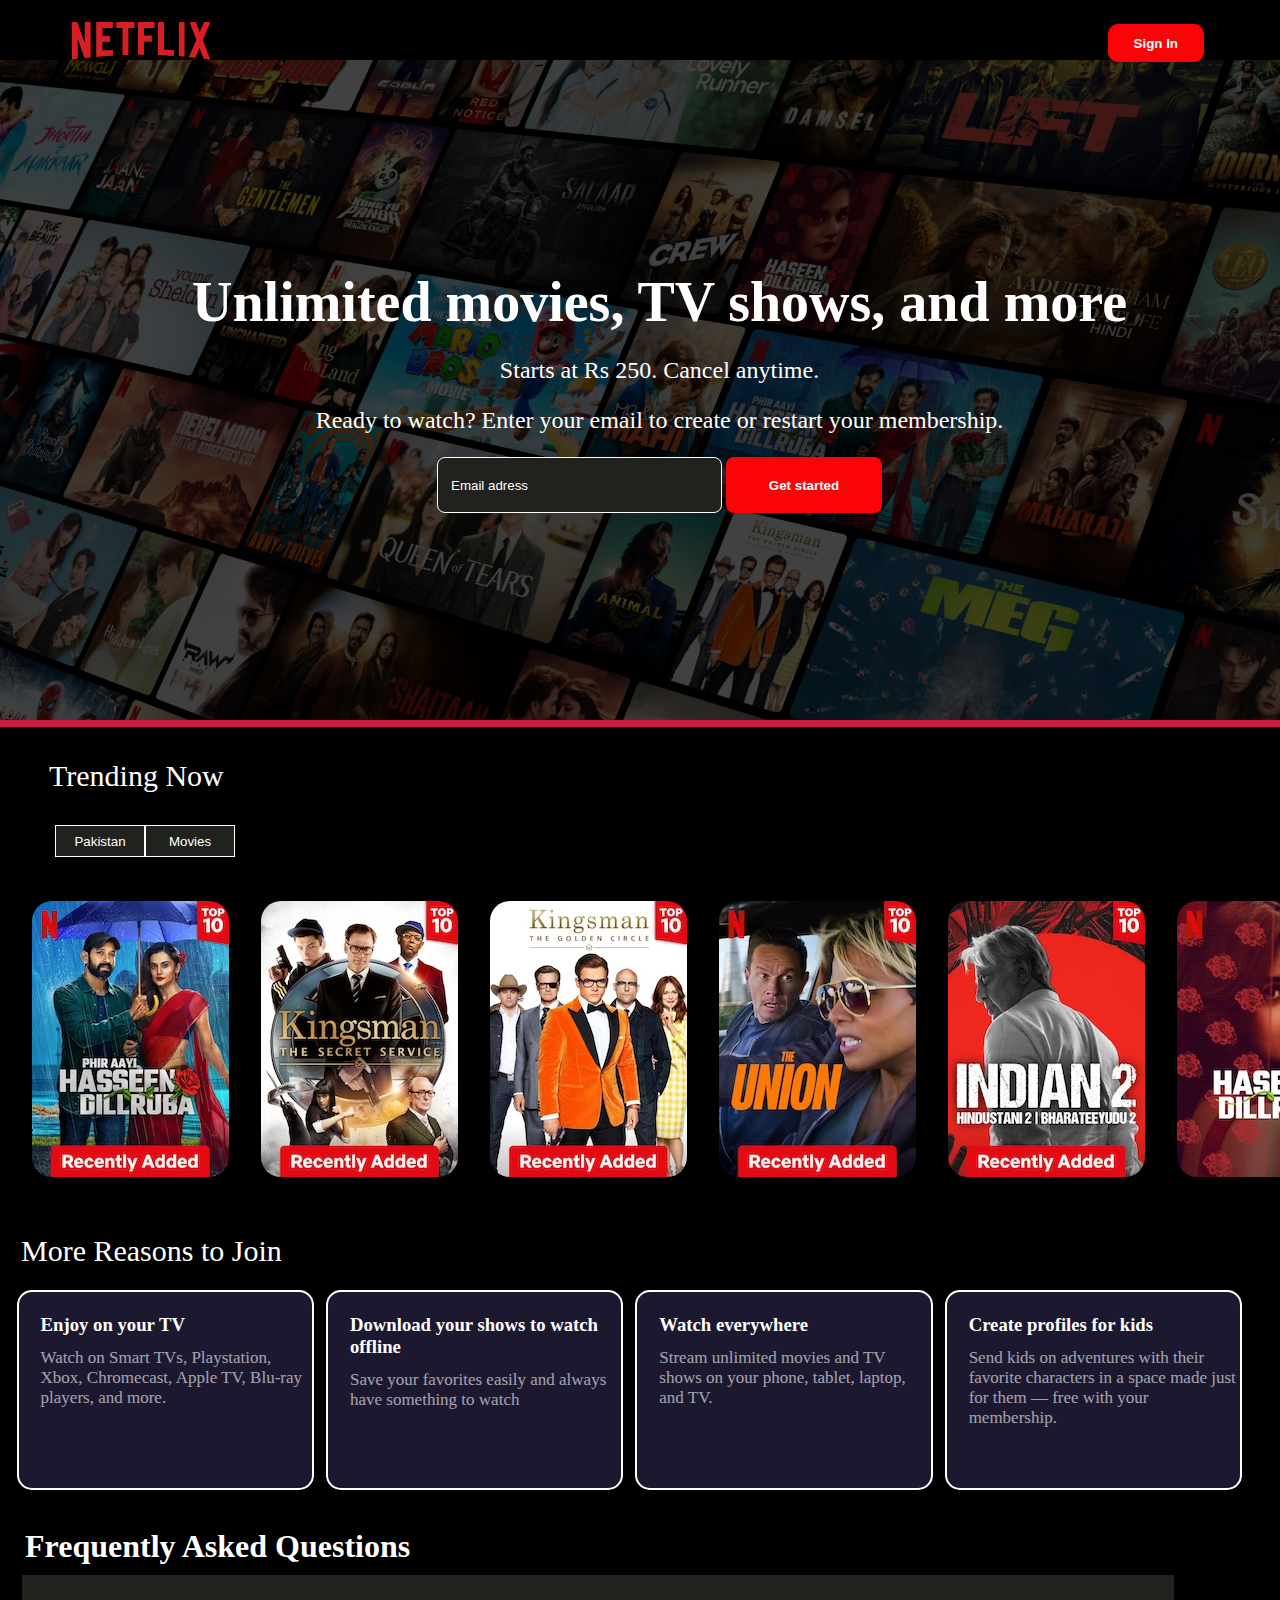
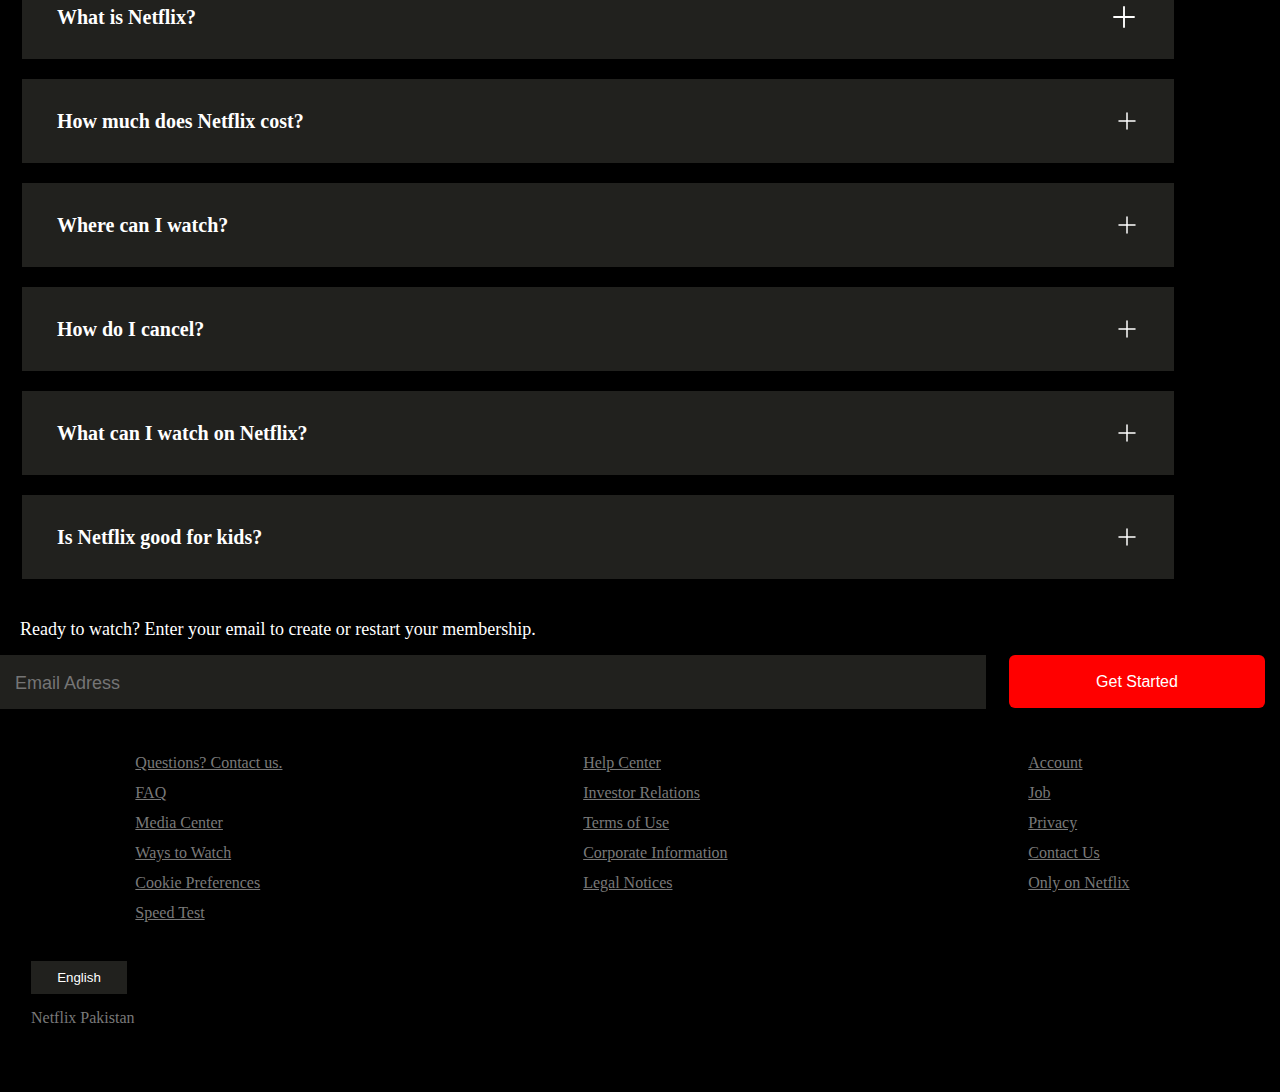
<file: Original Netflix/index.html>
<!DOCTYPE html>
<html lang="en">
<head>
    <meta charset="UTF-8">
    <meta name="viewport" content="width=device-width, initial-scale=1.0">
    <title>Netflix Pakistan - Watch TV Shows Online, Watch Movies Online</title>
    <link rel="stylesheet" href="style.css">
</head>
<body>
    <section class="main">
        <nav>
            <div class="logo">
            <span><img src="logo.png" alt=""></span>
            </div>
            <div >
            <button class="sin">Sign In</button>
            </div>
        </nav>

        <div class="backgroundimg">

        </div>

        <div class="text">
                <span>Unlimited movies, TV shows, and more</span>
                <span>Starts at Rs 250. Cancel anytime.</span>
                <span>Ready to watch? Enter your email to create or restart your membership.</span>
        
            <div class="button2">
                <input type="Email Adress" placeholder="Email adress"> 
                <button>Get started</button>
            </div>
        </div>
        
    </section>

    <div class="seperation">

    </div>

    <section class="twosec">
        <div class="s2text">
            <p>Trending Now</p>
        </div>

        <div class="s2boxes">
            <button>Pakistan</button>
            <button>Movies</button>
        </div>

        <div class="pics">
            <ul>
                <li class="s2img"><img src="pic1.webp" alt=""></li>
                <li class="s2img"><img src="pic2.webp" alt=""></li>
                <li class="s2img"><img src="pic3.webp" alt=""></li>
                <li class="s2img"><img src="pic4.webp" alt=""></li>
                <li class="s2img"><img src="pic5.webp" alt=""></li>
                <li class="s2img"><img src="pic6.webp" alt=""></li>
                <li class="s2img"><img src="pic7.webp" alt=""></li>
                <li class="s2img"><img src="pic8.webp" alt=""></li>
                <li class="s2img"><img src="pic9.webp" alt=""></li>
                <li class="s2img"><img src="pic10.webp" alt=""></li>
            </ul>
        </div>
    </section>
        
    <div class="threesec">
        <div class="s2text2 ">
            <p>More Reasons to Join</p>
        </div>
        
        <div class="s2dboxes"style="display: flex; margin-left: 1.6em;margin-right: 2em;margin-bottom: 2em;" >
        
            <div class="s2boxes1 ">
            <h3>Enjoy on your TV</h3>
            <p>Watch on Smart TVs, Playstation, Xbox, Chromecast, Apple TV, Blu-ray players, and    more.</p>
        </div>
        <div class="s2boxes2 ">
            <h3>Download your shows to watch offline</h3>
            <p>Save your favorites easily and always have something to watch</p>
        </div>
        <div class="s2boxes3 ">
            <h3>Watch everywhere</h3>
            <p>Stream unlimited movies and TV shows on your phone, tablet, laptop, and TV.</p>
        </div>
        <div class="s2boxes4 ">
            <h3>Create profiles for kids</h3>
            <p>Send kids on adventures with their favorite characters in a space made just for them — free with your membership.</p>
        </div>
        </div>

        <div class="section3">
            <div class="faqs">
                <h1>Frequently Asked Questions</h1>
                <ul>
                    <li>What is Netflix? <svg xmlns="http://www.w3.org/2000/svg" viewBox="0 0 24 24" width="30" height="30" color="white" fill="none" >
                        <path d="M12 4V20" stroke="currentColor" stroke-width="1.5" stroke-linecap="round" stroke-linejoin="round" />
                        <path d="M4 12H20" stroke="currentColor" stroke-width="1.5" stroke-linecap="round" stroke-linejoin="round" />
                    </svg></li>
                    <li>How much does Netflix cost? <svg xmlns="http://www.w3.org/2000/svg" viewBox="0 0 24 24" width="24" height="24" color="#000000" fill="none">
                        <path d="M12 4V20" stroke="currentColor" stroke-width="1.5" stroke-linecap="round" stroke-linejoin="round" />
                        <path d="M4 12H20" stroke="currentColor" stroke-width="1.5" stroke-linecap="round" stroke-linejoin="round" />
                    </svg></li>
                    <li>Where can I watch? <svg xmlns="http://www.w3.org/2000/svg" viewBox="0 0 24 24" width="24" height="24" color="#000000" fill="none">
                        <path d="M12 4V20" stroke="currentColor" stroke-width="1.5" stroke-linecap="round" stroke-linejoin="round" />
                        <path d="M4 12H20" stroke="currentColor" stroke-width="1.5" stroke-linecap="round" stroke-linejoin="round" />
                    </svg></li>
                    <li>How do I cancel? <svg xmlns="http://www.w3.org/2000/svg" viewBox="0 0 24 24" width="24" height="24" color="#000000" fill="none">
                        <path d="M12 4V20" stroke="currentColor" stroke-width="1.5" stroke-linecap="round" stroke-linejoin="round" />
                        <path d="M4 12H20" stroke="currentColor" stroke-width="1.5" stroke-linecap="round" stroke-linejoin="round" />
                    </svg></li>
                    <li>What can I watch on Netflix? <svg xmlns="http://www.w3.org/2000/svg" viewBox="0 0 24 24" width="24" height="24" color="#000000" fill="none">
                        <path d="M12 4V20" stroke="currentColor" stroke-width="1.5" stroke-linecap="round" stroke-linejoin="round" />
                        <path d="M4 12H20" stroke="currentColor" stroke-width="1.5" stroke-linecap="round" stroke-linejoin="round" />
                    </svg></li>
                    <li>Is Netflix good for kids? <svg xmlns="http://www.w3.org/2000/svg" viewBox="0 0 24 24" width="24" height="24" color="#000000" fill="none">
                        <path d="M12 4V20" stroke="currentColor" stroke-width="1.5" stroke-linecap="round" stroke-linejoin="round" />
                        <path d="M4 12H20" stroke="currentColor" stroke-width="1.5" stroke-linecap="round" stroke-linejoin="round" />
                    </svg></li>
                </ul>
            </div>

            <div class="s3p">
                <p>Ready to watch? Enter your email to create or restart your membership.</p>
            </div>

            <div class="both">
            <div class="email">
                <input type="email" placeholder="Email Adress">
            </div>

            <div class="get">
                <button>Get Started</button>
            </div>
        </div>
        </div>

    
        <footer>
            <div class="overallfooter">
                
            <div class="footcontainer">

                <div class="foot1">
                    <ul>
                        <p>Questions? Contact us.</p>
                        <li>FAQ</li>
                        <li>Media Center</li>
                        <li>Ways to Watch</li>
                        <li>Cookie Preferences</li>
                        <li>Speed Test</li>
                    </ul>
                </div>

                <div class="foot2">
                    <ul>
                        <li>Help Center</li>
                        <li>Investor Relations</li>
                        <li>Terms of Use</li>
                        <li>Corporate Information</li>
                        <li>Legal Notices</li>
                    </ul>
                </div>

                <div class="foot3">
                    <ul>
                        <li>Account</li>
                        <li>Job</li>
                        <li>Privacy</li>
                        <li>Contact Us</li>
                        <li>Only on Netflix</li>
                    </ul>
                </div>
            </div>

            
            <div class="footbutton">
                <button>English</button>
            </div>

            <div class="footnetflix">
                <p>Netflix Pakistan</p>
            </div>

            </div>

        </footer>
        
        
</body>
</html>
</file>
<file: Original Netflix/style.css>
*{
    margin: 0px;
    padding: 0px;
    box-sizing: border-box;
}

body{
    background-color: black;
    max-width: 100vw;
}

section .main{
    height:660px;
}

.main .backgroundimg{
    background-image: url(bsck\ inmg.jpg);
    background-repeat: no-repeat;
    background-position: center center;
    background-size: cover;
    opacity: 0.34;
    position: relative;
    height: 660px;
}

nav{
    width: 92vw;
    height: 60px;
    margin: auto;
    display: flex;
    justify-content: space-between;
    align-items: center;
    position: relative;
}

.logo{
    z-index: 1;
    position: relative;
    top: 13px;
}

.logo img{
    width: 180px;
}

.sin{
    background-color: #fb0408;
    color: white;
    position: absolute;
    height: 38px;
    width: 96px;
    right: 25px;
    border: none;
    top: 24px;
    border-radius: 10px;
    font-weight: bolder;
    cursor: pointer;
    z-index: 1;
}

.sin:hover{
    opacity: 0.8;
}


.text{
    display: flex;
    justify-content: center;
    align-items: center;
    flex-direction: column;
    color: white;
    position: absolute;
    top: 50%;
    left: 15%;
    flex-wrap: wrap;
    gap: 23px;
}

.text span:first-child{
    font-size: 3.5em;
    font-weight: bolder;
    text-align: center;
}


.text span:nth-child(2){
    font-size: 24px;
    text-align: center;
}

.text span:nth-child(3){
    font-size: 24px;
    text-align: center;
}

@media screen and (max-width: 1100px) {
    .text span:first-child {
        font-size: 2.5em;
    }

    .text{
        top: 30%;
    }
}


.button2 button{
    background-color: #fb0408;
    color: white;
    height: 56px;
    width: 156px;
    border: none;
    border-radius: 8px;
    font-weight: bolder;
    cursor: pointer;
}

.button2 button:hover{
    opacity: 0.9;
}

.button2 ::placeholder{
    color: white;
}

.button2 input{
    background-color: #21211e;
    color: white;
    height: 56px;
    border-radius: 8px;
    width: 285px;
    padding: 13px;
    border: 1px solid white;
}

@media screen and (min-width:1101px){
    .text{
        top: 30%;
    }

}

@media screen and (min-width:551px) and (max-width:820px){
    .text{
        top: 30%;
        left: 15px;
    }

}

@media screen and (max-width:550px){
    .text span:first-child {
        font-size: 2em;
    }

    .text{
        top: 30%;
        left: 10px;
    }

    .button2{
        display: flex;
        flex-direction: column;
        align-items: center;
        gap: 23px;
    }  
    
    .button2 input{
        width: 80vw;
    }
}

@media screen and (max-width:350px){
    .text span:first-child {
        font-size: 1.5em;
    }

    .text span:nth-child(2){
        font-size: 1em;
    }

    .text span:nth-child(3){
        font-size: 1em;
    }

    .text{
        top: 25%;
        left: 10px;
    }
}


.seperation{
    height: 7px;
    background-color: #cc1b44;
}

section .twosec{
    background-color: black;
    width: 100vw;
    height: 510px;
}

.s2text p{
    color: white;
    padding: 32px 49px;
    font-size: 30px;
}

.s2boxes{
    font-size: 30px;
    display: flex;
}

.s2boxes button{
    width: 90px;
    background-color: #21211e;
    color: white;
    height: 32px;
    border: 1px solid;
    padding: auto;
}

.s2boxes{
    margin-left: 55px;
}

.pics {
    display: flex;
    width: auto;
    position: relative;
    flex-direction: row;
    flex-wrap: nowrap; 
    overflow-x: scroll; 
    margin-top: 44px;
    border: none;
    border-radius: 5px;
}

.pics::-webkit-scrollbar {
    display: none;
}

.pics ul {
    display: flex; 
    justify-content: space-between;
    list-style: none;
}

.pics ul li {
    display: inline-block; 
    position: relative;
    margin-left: 32px;
}

.s2img img{
    border: none;
    border-radius: 20px;
    cursor: pointer;
}

.pics ul li:hover img {
    opacity: 0.6; 
}

.s2text2 p{
    color: white;
    padding-top: 53px;
    font-size: 30px;
    padding-left: 36px;
    padding-bottom: 16px;
}

.threesec{
    margin-left: -15px;
}

.threesec .s2boxes1{
    width: 90vw;
    height: 200px;
    border: 2px solid white; 
    border-radius: 15px;
    margin: 6px;
    background-color: #1c1830;
    color: white;
}

.threesec .s2boxes1 h3{
    padding-left: 22px;
    padding-top: 22px;
    padding-bottom: 12px;
}

.threesec .s2boxes1 p{
    padding-left: 22px;
    opacity: 0.6;
    font-size: 17px;
}

.threesec .s2boxes2{
    width: 90vw;
    height: 200px;
    border: 2px solid white; 
    border-radius: 15px;
    margin: 6px;
    background-color: #1c1830;
    color: white;
}

.threesec .s2boxes2 h3{
    padding-left: 22px;
    padding-top: 22px;
    padding-bottom: 12px;
}

.s2boxes2 p{
    padding-left: 22px;
    opacity: 0.6;
    font-size: 17px;
}

.s2boxes3{
    width: 90vw;
    height: 200px;
    border: 2px solid white; 
    border-radius: 15px;
    margin: 6px;
    background-color: #1c1830;
    color: white;

}

.s2boxes3 h3{
    padding-left: 22px;
    padding-top: 22px;
    padding-bottom: 12px;
}

.s2boxes3 p{
    padding-left: 22px;
    opacity: 0.6;
    font-size: 17px;
}

.s2boxes4{
    width: 90vw;
    height: 200px;
    border: 2px solid white; 
    border-radius: 15px;
    margin: 6px;
    background-color: #1c1830;
    color: white;
}

.s2boxes4 h3{
    padding-left: 22px;
    padding-top: 22px;
    padding-bottom: 12px;
}

.s2boxes4 p{
    padding-left: 22px;
    opacity: 0.6;
    font-size: 17px;
}


@media screen and (max-width:1270px) {
    .s2dboxes{
        display: flex;
        flex-wrap: wrap;
    }
}

@media screen and (max-width:970px) {
    .s2dboxes{
        display: flex;
        flex-direction: column;
    }
} 


.faqs h1{
    color: white;
    padding-left: 40px;
    margin-top: 15px;
}


.faqs ul{
margin-left: 17px;
list-style: none;
display: flex;
flex-direction: column;
}

.section3 .faqs ul li{
    width: 90vw;
    height: 84px;
    color: white;
    background-color: #21211e;
    padding: 35px;
    margin: 10px;
    display: flex;
    align-items: center;
    margin-left: 20px;
    font-weight: bolder;
    font-size: 20px;
    justify-content: space-between;
}

.faqs ul li svg{
    color: white;
    font-weight: bolder;
}

.s3p p{
    color: white;
    padding-left: 35px;
    padding-top: 30px;
    font-size: 18px;
}


.both{
    display: flex;
    justify-content: space-between;
    margin: 15px;
}

.email input{
    color: white;
    padding-left: 15px;
    padding-top: 3px;
    font-size: 18px;
    background-color: #21211e;
    text-align: inherit;
    width: 77vw;
    height: 54px;
    border: none;
    margin:auto;
}

.get button{
    color: white;
    background-color: red;
    font-size: 12px;
    width: 20vw;
    height: 53px;
    border: none;
    border-radius: 6px;
    font-size: 16px;
    cursor: pointer;
}

@media screen and (max-width:1270px) {
    .both{
        align-items: center;
        flex-direction: column;
        gap: 15px;
    }

    .email input{
        width: 90vw;
}
}

.overallfooter{
    height: 350px;
}

footer .footcontainer{
    color: #797979;
    display: flex;
    justify-content: space-around;
    margin-top: 33px;
    margin-bottom: 12px;
}

footer .footcontainer ul{
    list-style: none;
    text-decoration: underline;
    cursor: pointer;
}

.foot1 ul li{
    margin: 12px;
}
.foot1 ul p{
    margin: 12px;
}

.foot2 ul li{
    margin: 12px;
}

.foot3 ul li{
    margin: 12px;
}

.footbutton button{
    margin-top: 15px;
    margin-bottom: 15px;
    width: 96px;
    height: 33px;
    color: white;
    background-color: #21211e;
    border: none;
    margin-left: 46px;
    cursor: pointer;
}

.footnetflix{
    position: absolute;
    color: #797979;
    font-weight: 300;
    margin-left: 46px;
}

@media screen and (max-width:600px) {
    footer .footcontainer{
    flex-direction: column;
    margin-left: 30px;
    }
}
</file>
